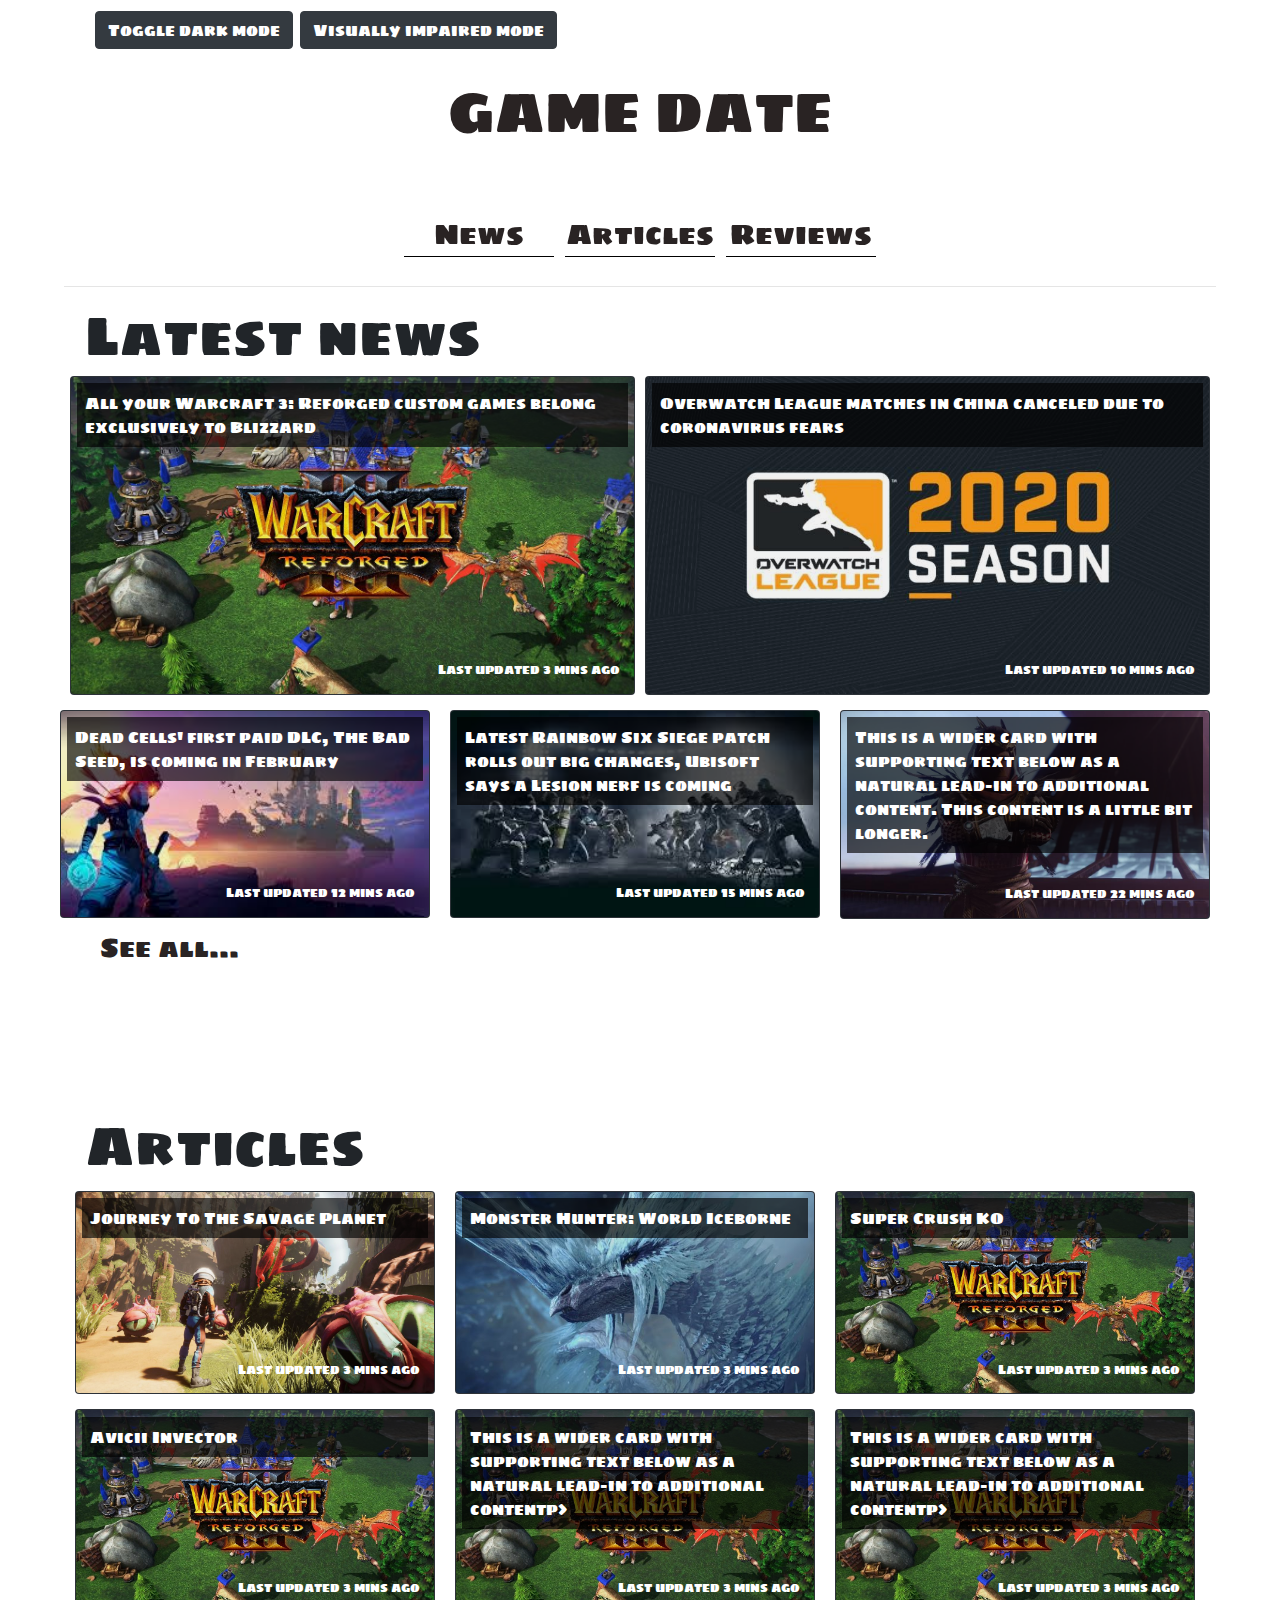
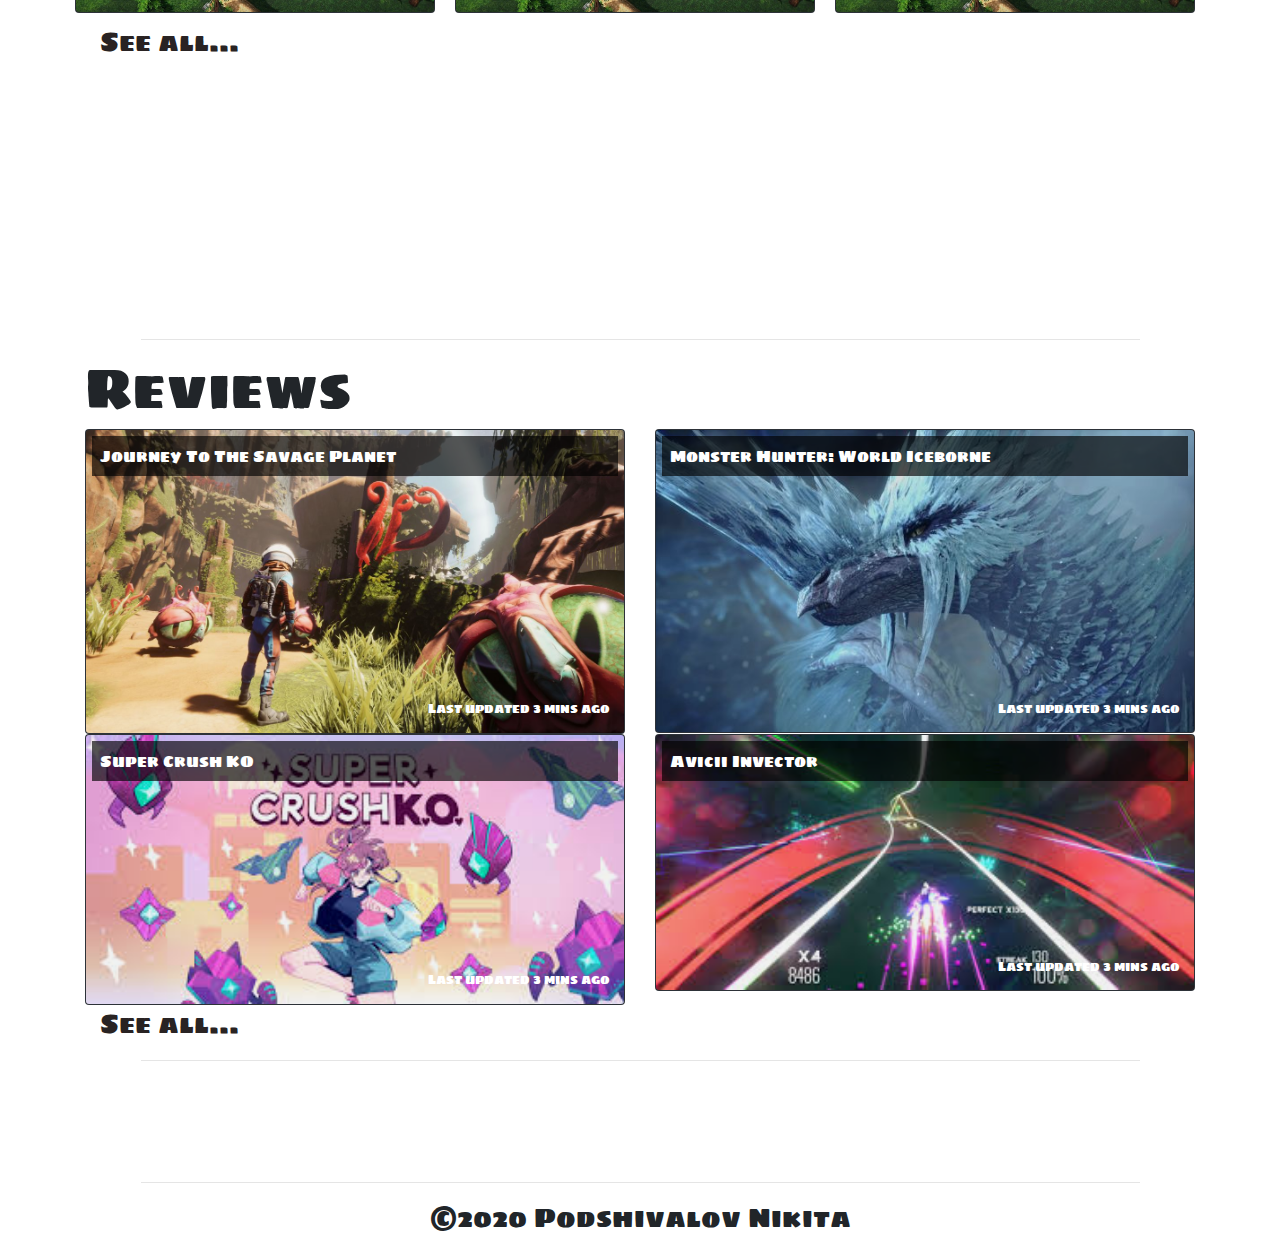
<file: index.html>
<!DOCTYPE html>
<html lang="ru">

<head>
    <meta charset="UTF-8">
    <meta name="viewport" content="width=device-width, initial-scale=1.0">
    <meta http-equiv="X-UA-Compatible" content="ie=edge">
    <link rel="stylesheet" href="https://stackpath.bootstrapcdn.com/bootstrap/4.4.1/css/bootstrap.min.css" integrity="sha384-Vkoo8x4CGsO3+Hhxv8T/Q5PaXtkKtu6ug5TOeNV6gBiFeWPGFN9MuhOf23Q9Ifjh" crossorigin="anonymous">
    <link rel="stylesheet" href="css/StyleLiteTheme.css">
    <link href="https://fonts.googleapis.com/css?family=Sigmar+One&display=swap" rel="stylesheet">
    <link rel="stylesheet" href="https://maxcdn.bootstrapcdn.com/font-awesome/4.5.0/css/font-awesome.min.css">
    <title>Document</title>
</head>

<body>
    <a id="button"></a>
    <div class="preloader-area">
        <div class="preloader">
            <div></div>
            <div></div>
            <div></div>
        </div>
    </div>
    <!-- Шапка -->
    <header>
        <div class="container-sm">
            <div class="buttons">
                <button class="btn btn-dark" onclick="theme()">Toggle dark mode</button>
                <button class="btn btn-dark" onclick="version()">Visually impaired mode</button>

            </div>
        </div>
        </div>
        <div class="container-fluid-sm">
            <div class="name-site">
                <a href="#">
                    <h1 class="text-center hvr-rotate">GAME DATE</h1>
                </a>
            </div>
            <div class="navigation">
                <nav>
                    <ul>
                        <li><a href="#Section1" class="hvr-pop">News</a></li>
                        <li><a href="#Section2" class="hvr-pop">Articles</a></li>
                        <li><a href="#Section3" class="hvr-pop">Reviews</a></li>
                    </ul>
                </nav>
            </div>
        </div>
    </header>

    <!-- Контент-->

    <hr>

    <div class="container-sm">

        <div id="Section1" class="section">
            <h2 class="text-left">Latest news</h2>
            <div class="row-sm">
                <div class="row content-1">

                    <div class="col-sm-6">
                        <div class="card bg-dark text-white">
                            <img src="/img/news/1.jpg" class="card-img" alt="...">
                            <div class="card-img-overlay">
                                <p class="card-text">All your Warcraft 3: Reforged custom games belong exclusively to Blizzard</p>
                                <p class="card-text">Last updated 3 mins ago</p>
                            </div>
                        </div>
                    </div>

                    <div class="col-sm-6 last-sm-6">
                        <div class="card bg-dark text-white">
                            <img src="/img/news/2.jpg" class="card-img" alt="...">
                            <div class="card-img-overlay">
                                <p class="card-text">Overwatch League matches in China canceled due to coronavirus fears</p>
                                <p class="card-text">Last updated 10 mins ago</p>
                            </div>
                        </div>
                    </div>

                    <div class="row">
                        <div class="col-sm-4">
                            <div class="card bg-dark text-white">
                                <img src="/img/news/3.jpg" class="card-img" alt="...">
                                <div class="card-img-overlay">
                                    <p class="card-text">Dead Cells' first paid DLC, The Bad Seed, is coming in February</p>
                                    <p class="card-text">Last updated 12 mins ago</p>
                                </div>
                            </div>
                        </div>
                        <div class="col-sm-4">
                            <div class="card bg-dark text-white">
                                <img src="/img/news/4.jpg" class="card-img" alt="...">
                                <div class="card-img-overlay">
                                    <p class="card-text">Latest Rainbow Six Siege patch rolls out big changes, Ubisoft says a Lesion nerf is coming</p>
                                    <p class="card-text">Last updated 15 mins ago</p>
                                </div>
                            </div>
                        </div>
                        <div class="col-sm-4">
                            <div class="card bg-dark text-white">
                                <img src="/img/news/5.jpg" class="card-img" alt="...">
                                <div class="card-img-overlay">
                                    <p class="card-text">This is a wider card with supporting text below as a natural lead-in to additional content. This content is a little bit longer.</p>
                                    <p class="card-text">Last updated 22 mins ago</p>
                                </div>
                            </div>
                        </div>

                    </div>
                </div>


                <div class="row-sm">
                    <div class="col-sm">
                        <div class="seeall">
                            <a href="#" class="text-right">See all...</a>
                        </div>
                    </div>
                </div>
            </div>
        </div>

        <div id="Section2" class="section">
            <h2 class="text-left">Articles</h2>

            <div class="row">

                <div class="col-sm-4">
                    <a href="#">
                        <div class="card bg-dark text-white">
                            <img src="/img/reviews/2.jpg" class="card-img" alt="...">
                            <div class="card-img-overlay">
                                <p class="card-text">Journey To The Savage Planet</p>
                                <p class="card-text">Last updated 3 mins ago</p>
                            </div>
                        </div>
                    </a>
                </div>

                <div class="col-sm-4">
                    <a href="#">
                        <div class="card bg-dark text-white">
                            <img src="/img/reviews/1.jpg" class="card-img" alt="...">
                            <div class="card-img-overlay">
                                <p class="card-text">Monster Hunter: World Iceborne</p>
                                <p class="card-text">Last updated 3 mins ago</p>
                            </div>
                        </div>
                    </a>
                </div>

                <div class="col-sm-4">
                    <a href="#">
                        <div class="card bg-dark text-white">
                            <img src="/img/news/1.jpg" class="card-img" alt="...">
                            <div class="card-img-overlay">
                                <p class="card-text">Super Crush KO</p>
                                <p class="card-text">Last updated 3 mins ago</p>
                            </div>
                        </div>
                    </a>
                </div>

                <div class="col-sm-4">
                    <a href="#">
                        <div class="card bg-dark text-white">
                            <img src="/img/news/1.jpg" class="card-img" alt="...">
                            <div class="card-img-overlay">
                                <p class="card-text">Avicii Invector</p>
                                <p class="card-text">Last updated 3 mins ago</p>
                            </div>
                        </div>
                    </a>
                </div>

                <div class="col-sm-4">
                    <a href="#">
                        <div class="card bg-dark text-white">
                            <img src="/img/news/1.jpg" class="card-img" alt="...">
                            <div class="card-img-overlay">
                                <p class="card-text">This is a wider card with supporting text below as a natural lead-in to additional contentp>
                                    <p class="card-text">Last updated 3 mins ago</p>
                            </div>
                        </div>
                    </a>
                </div>

                <div class="col-sm-4">
                    <a href="#">
                        <div class="card bg-dark text-white">
                            <img src="/img/news/1.jpg" class="card-img" alt="...">
                            <div class="card-img-overlay">
                                <p class="card-text">This is a wider card with supporting text below as a natural lead-in to additional contentp>
                                    <p class="card-text">Last updated 3 mins ago</p>
                            </div>
                        </div>
                    </a>
                </div>

            </div>


            <div class="row-sm">
                <div class="col-sm">
                    <div class="seeall">
                        <a href="#" class="text-right">See all...</a>
                    </div>
                </div>
            </div>
        </div>

        <hr/>

        <div id="Section3" class="section">
            <h2 class="text-left">Reviews</h2>
            <div class="row-sm reviews">
                <div class="row">
                    <div class="col-sm-6">
                        <a href="#">
                            <div class="card bg-dark text-white">
                                <img src="/img/reviews/2.jpg" class="card-img" alt="...">
                                <div class="card-img-overlay">
                                    <p class="card-text">Journey To The Savage Planet</p>
                                    <p class="card-text">Last updated 3 mins ago</p>
                                </div>
                            </div>
                        </a>
                    </div>

                    <div class="col-sm-6">
                        <a href="#">
                            <div class="card bg-dark text-white">
                                <img src="/img/reviews/1.jpg" class="card-img" alt="...">
                                <div class="card-img-overlay">
                                    <p class="card-text">Monster Hunter: World Iceborne</p>
                                    <p class="card-text">Last updated 3 mins ago</p>
                                </div>
                            </div>
                        </a>
                    </div>
                </div>

                <div class="row">

                    <div class="col-sm-6">
                        <a href="#">
                            <div class="card bg-dark text-white">
                                <img src="/img/reviews/3.jpg" class="card-img" alt="...">
                                <div class="card-img-overlay">
                                    <p class="card-text">Super Crush KO</p>
                                    <p class="card-text">Last updated 3 mins ago</p>
                                </div>
                            </div>
                        </a>
                    </div>

                    <div class="col-sm-6">
                        <a href="#">
                            <div class="card bg-dark text-white">
                                <img src="/img/reviews/4.jpg" class="card-img" alt="...">
                                <div class="card-img-overlay">
                                    <p class="card-text">Avicii Invector</p>
                                    <p class="card-text">Last updated 3 mins ago</p>
                                </div>
                            </div>
                        </a>
                    </div>
                </div>

                <div class="row-sm">
                    <div class="col-sm">
                        <div class="seeall">
                            <a href="#" class="text-right">See all...</a>
                        </div>
                    </div>
                </div>
            </div>



            <hr/>


        </div>

        <hr>

        <footer>
            <div class="container-sm">
                <p class="text-center">&copy;2020 Podshivalov Nikita</p>
            </div>
        </footer>

        <!-- Подключения скриптов -->
        <script src="https://code.jquery.com/jquery-3.4.1.slim.min.js" integrity="sha384-J6qa4849blE2+poT4WnyKhv5vZF5SrPo0iEjwBvKU7imGFAV0wwj1yYfoRSJoZ+n" crossorigin="anonymous"></script>
        <script src="https://cdn.jsdelivr.net/npm/popper.js@1.16.0/dist/umd/popper.min.js" integrity="sha384-Q6E9RHvbIyZFJoft+2mJbHaEWldlvI9IOYy5n3zV9zzTtmI3UksdQRVvoxMfooAo" crossorigin="anonymous"></script>
        <script src="https://stackpath.bootstrapcdn.com/bootstrap/4.4.1/js/bootstrap.min.js" integrity="sha384-wfSDF2E50Y2D1uUdj0O3uMBJnjuUD4Ih7YwaYd1iqfktj0Uod8GCExl3Og8ifwB6" crossorigin="anonymous"></script>
        <script src="https://code.jquery.com/jquery-3.4.1.min.js"></script>
        <script>
            $(document).ready(function() {
                $('a[href^="#"').on('click', function() {
                    var href = $(this).attr("href");
                    $("html, body").animate({
                        scrollTop: $(href).offset().top
                    });
                    return false;
                });
            });


            function theme() {
                var element1 = document.body;
                var element2 = document.querySelectorAll("a");
                element2.forEach(element => {
                    element.classList.toggle("dark-mode")
                });
                element1.classList.toggle("dark-mode");

                var element3 = document.querySelectorAll("hr");
                element3.forEach(element => {
                    element.classList.toggle("white-hr")
                });
                var element4 = document.getElementsByClassName("name-site")
            };

            function version() {
                document.body.classList.toggle("version-mode");
                var element2 = document.querySelectorAll("a");
                element2.forEach(element => {
                    element.classList.toggle("version-mode-a")
                });
                var element3 = document.querySelectorAll("p");
                element3.forEach(element => {
                    element.classList.toggle("version-mode-p")
                });
                var element1 = document.querySelectorAll("h1");
                element1.forEach(element => {
                    element.classList.toggle("version-mode")
                });
            }

            window.onload = function() {
                document.body.classList.add('loaded_hiding');
                window.setTimeout(function() {
                    document.body.classList.add('loaded');
                    document.body.classList.remove('loaded_hiding');
                }, 500);
            }



            var btn = $('#button');

            $(window).scroll(function() {
                if ($(window).scrollTop() > 300) {
                    btn.addClass('show');
                } else {
                    btn.removeClass('show');
                }
            });

            btn.on('click', function(e) {
                e.preventDefault();
                $('html, body').animate({
                    scrollTop: 0
                }, '300');
            });
        </script>
</body>

</html>
</file>
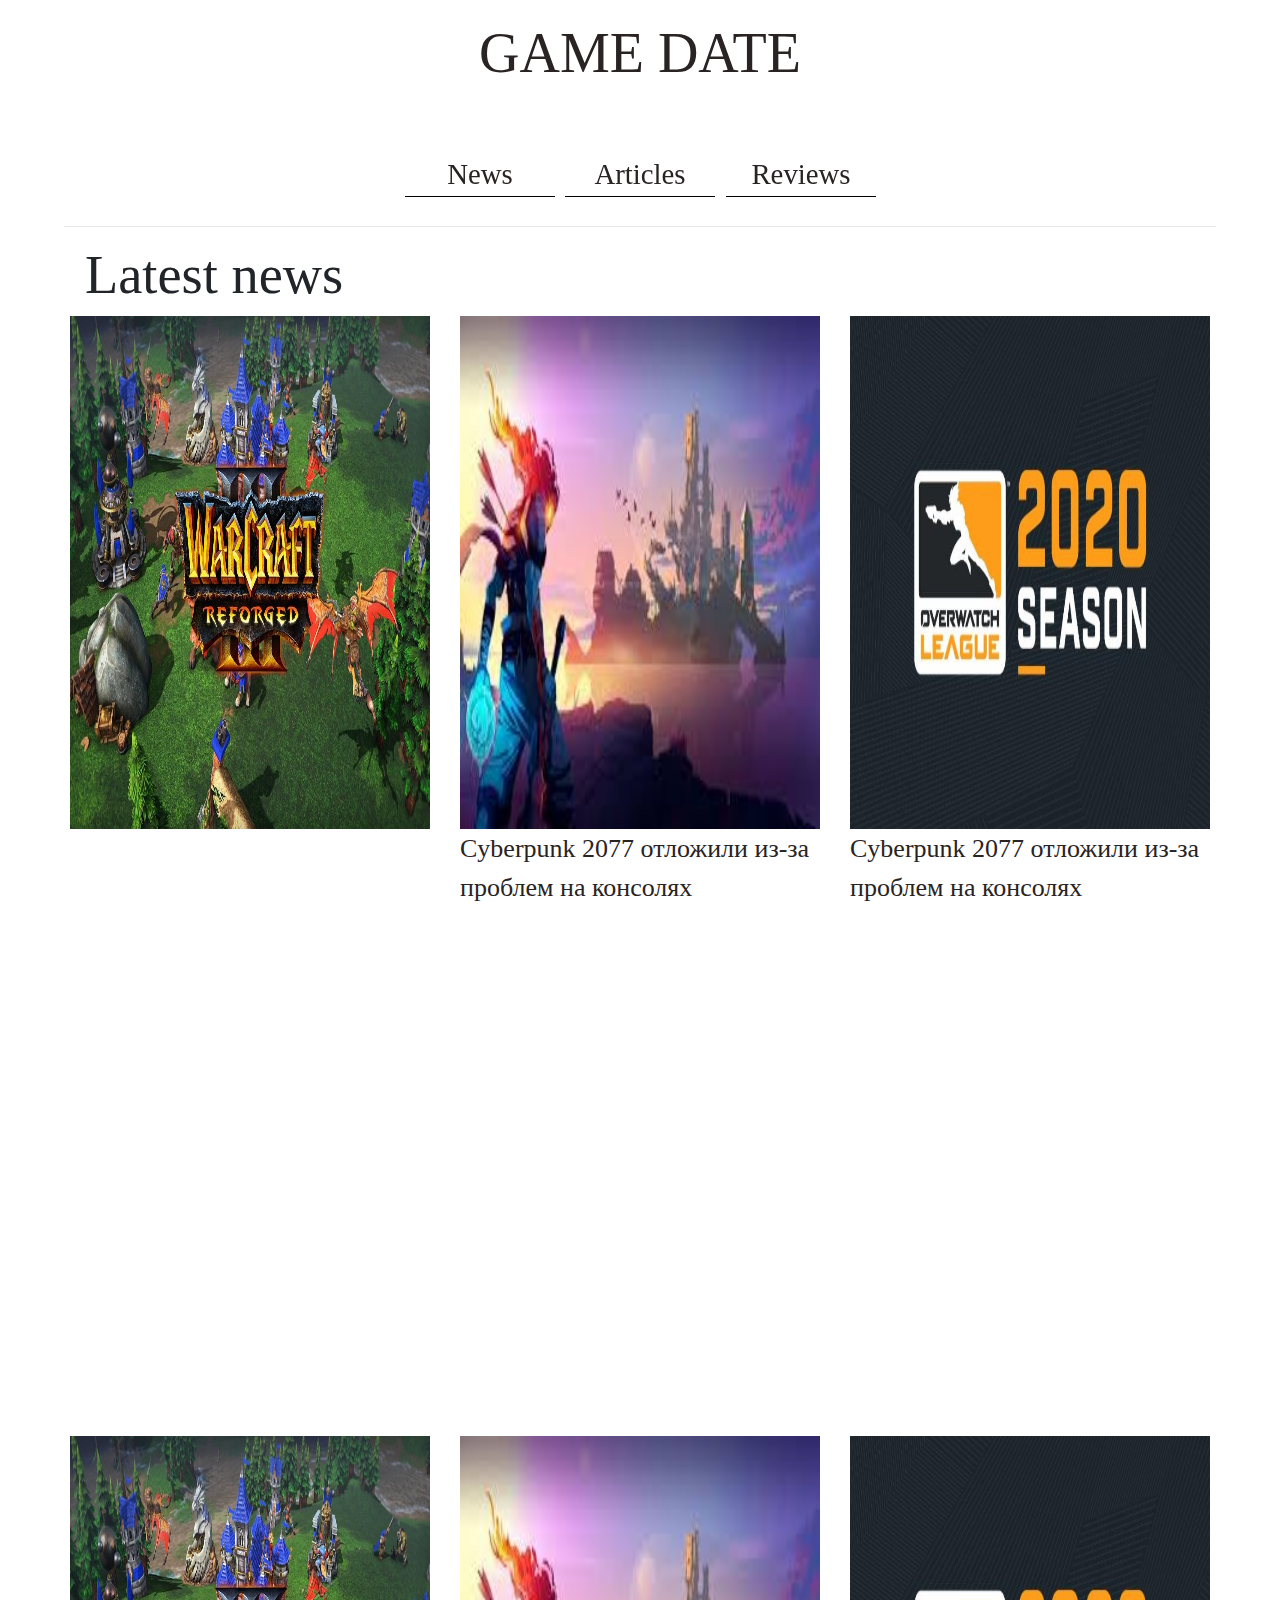
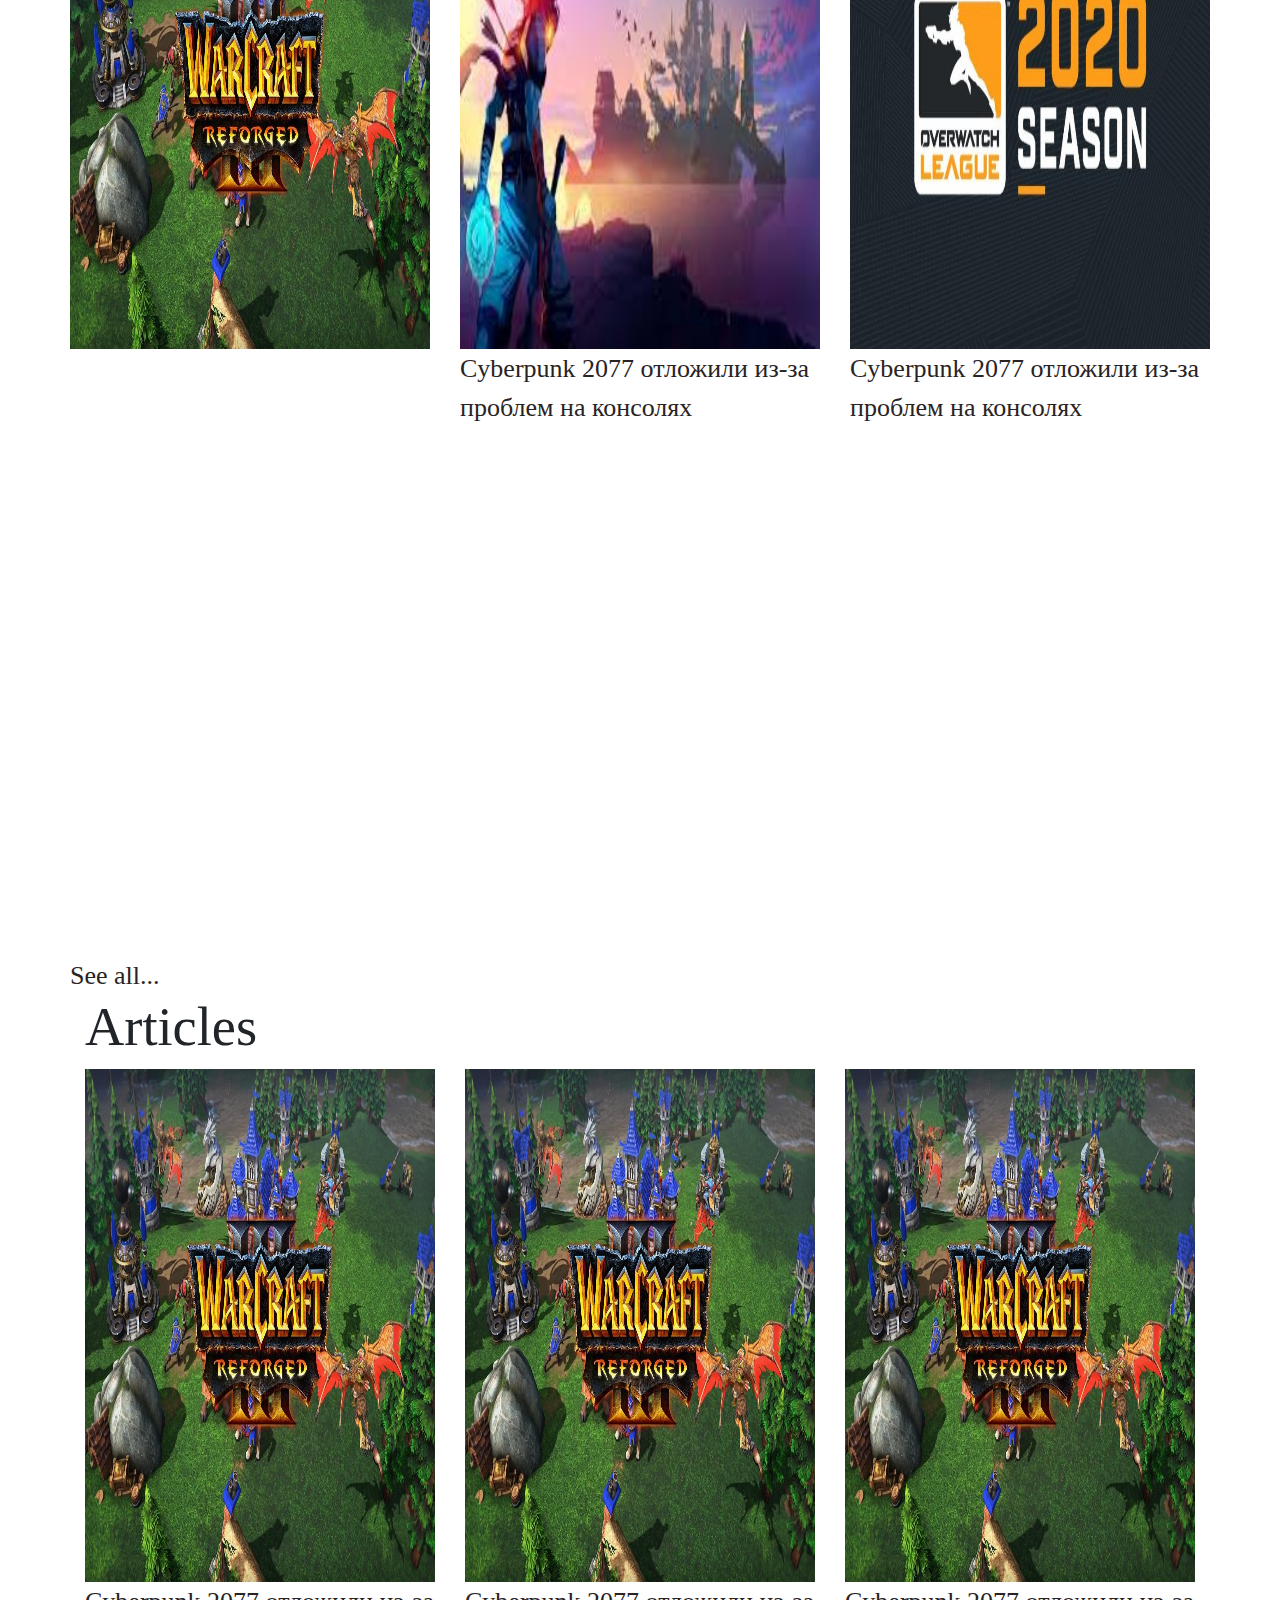
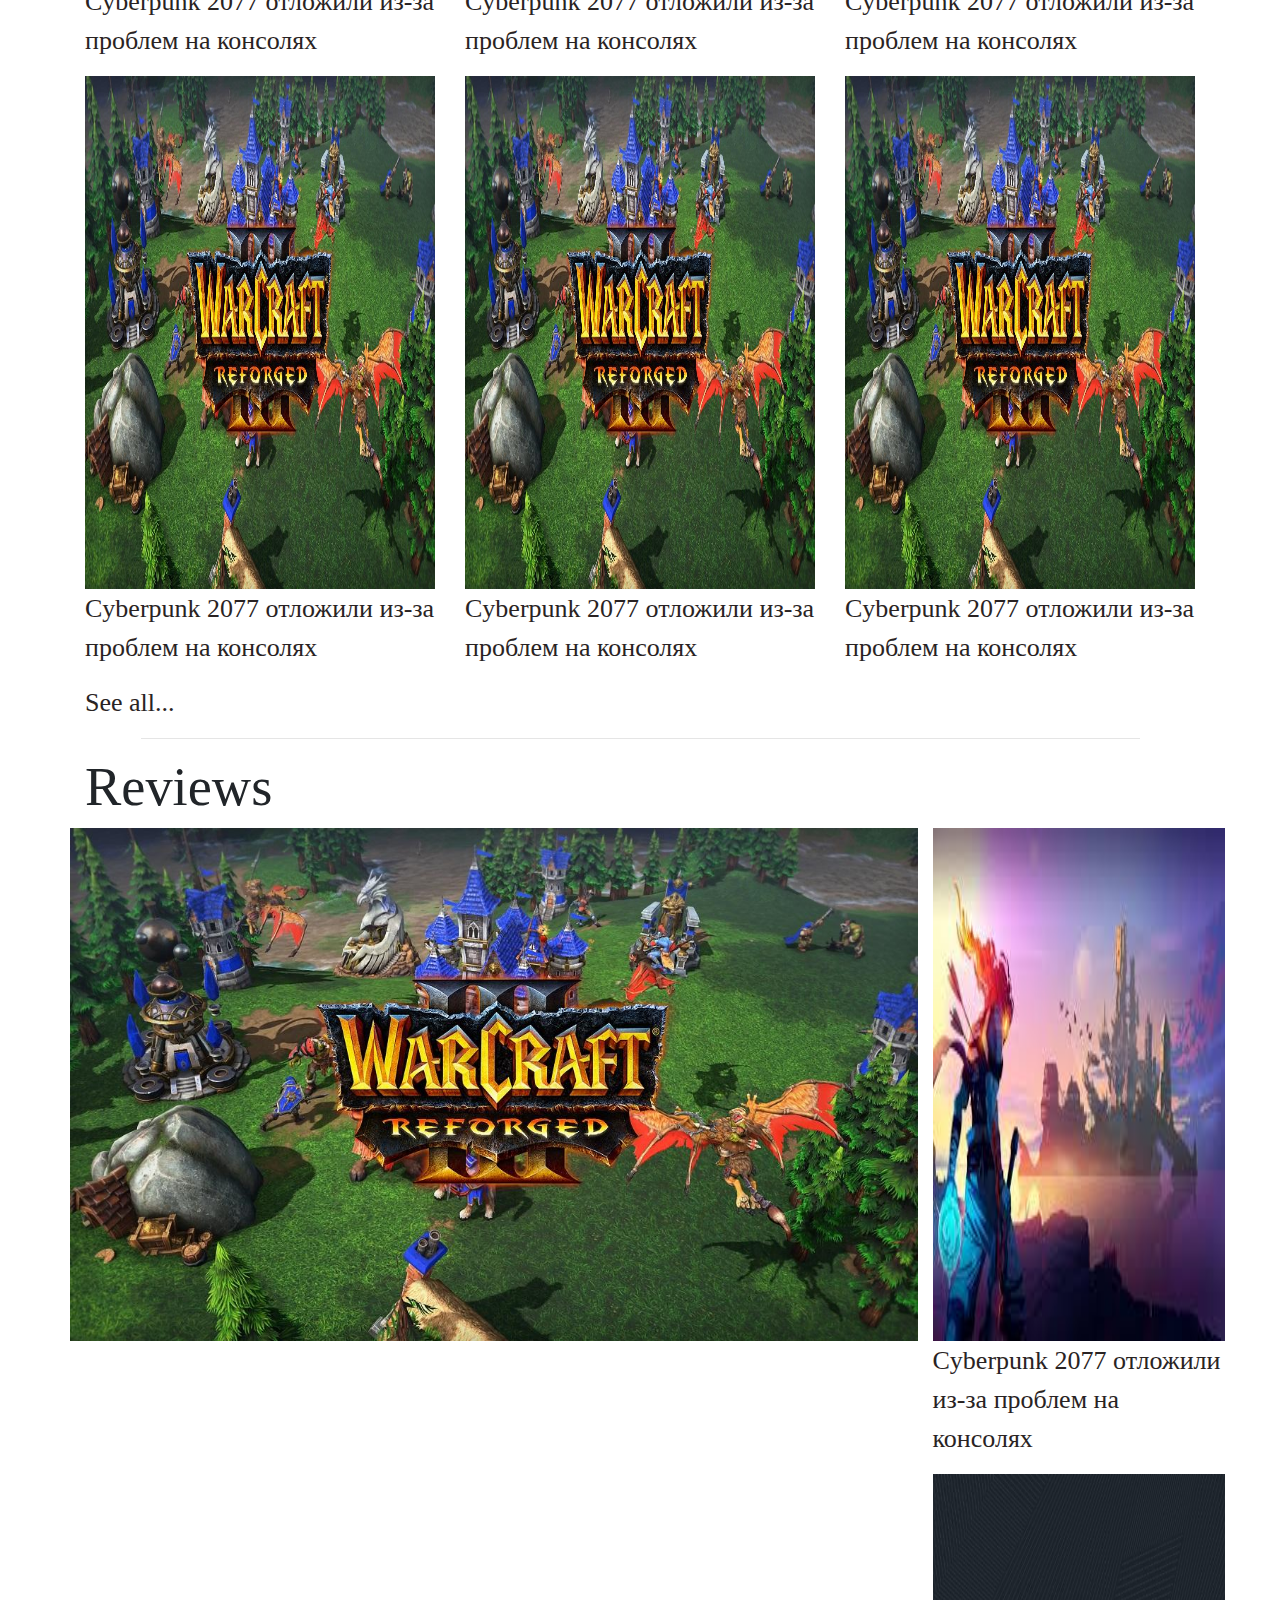
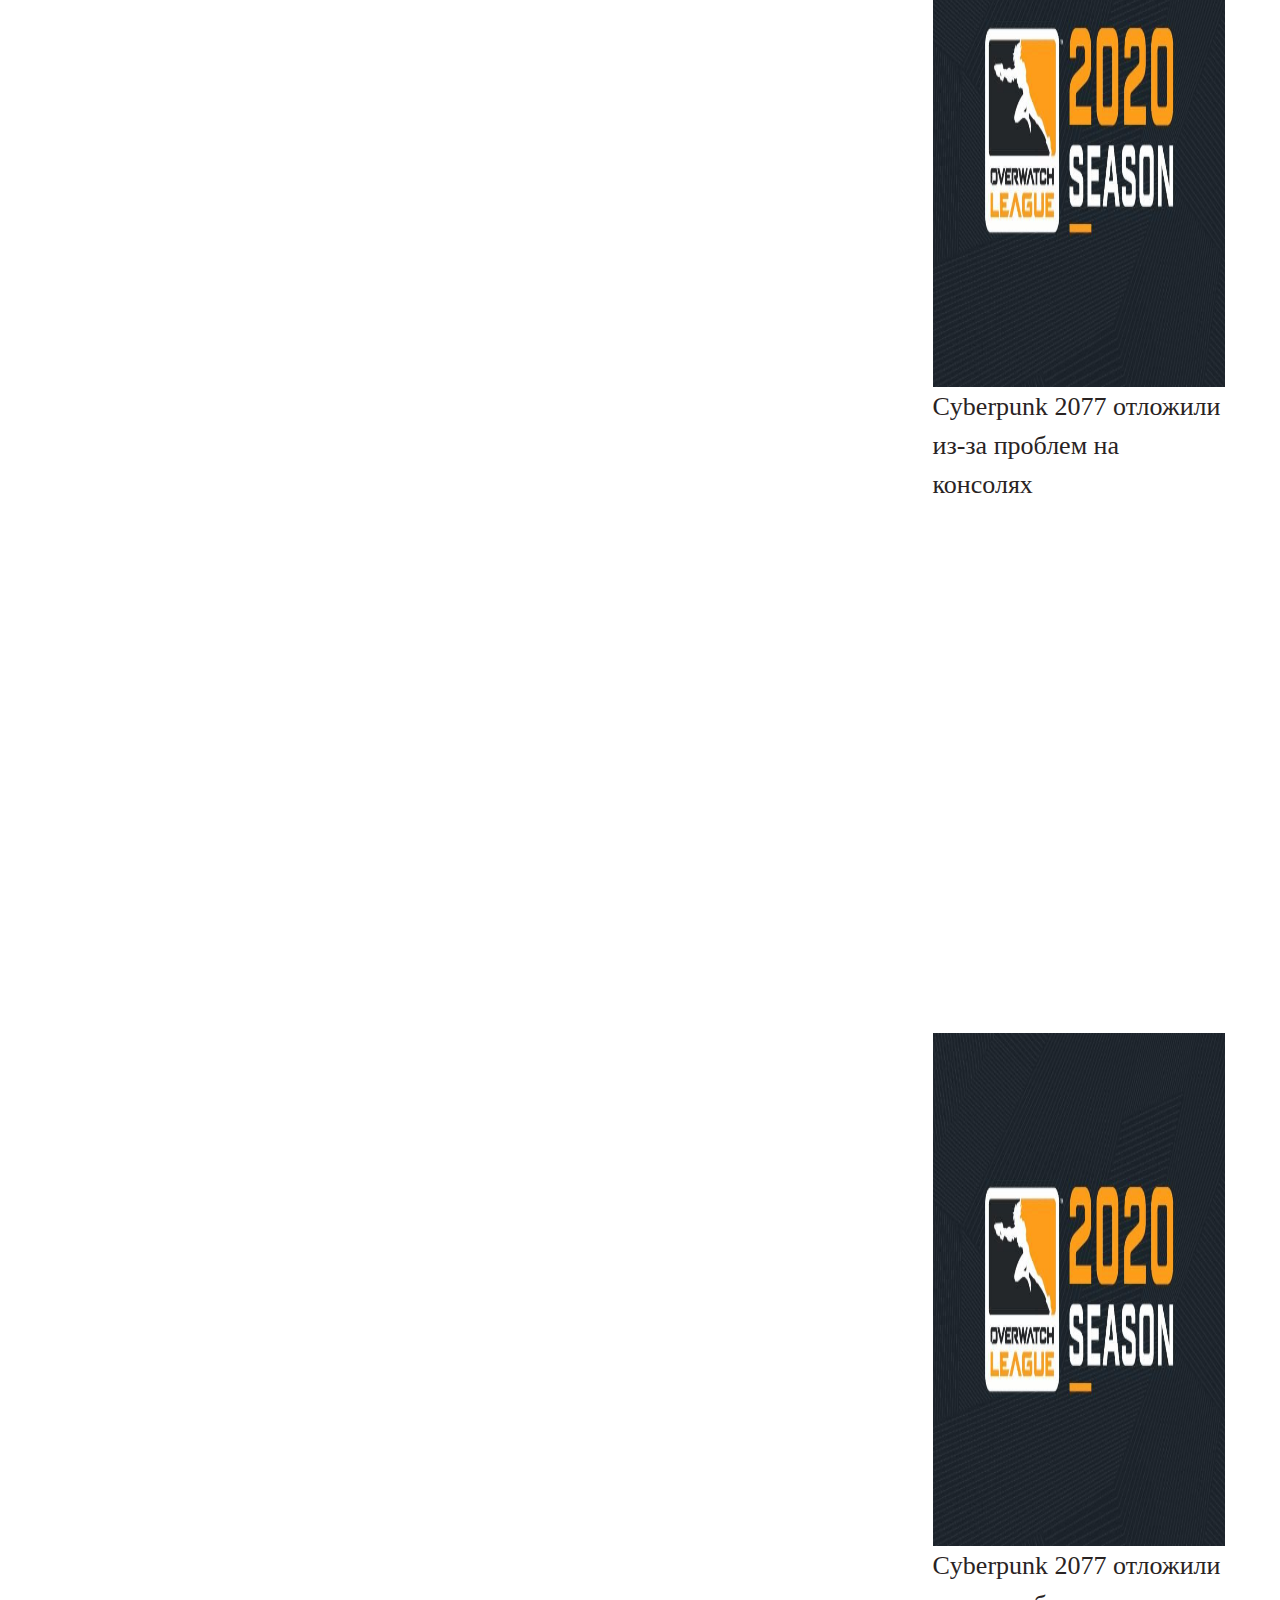
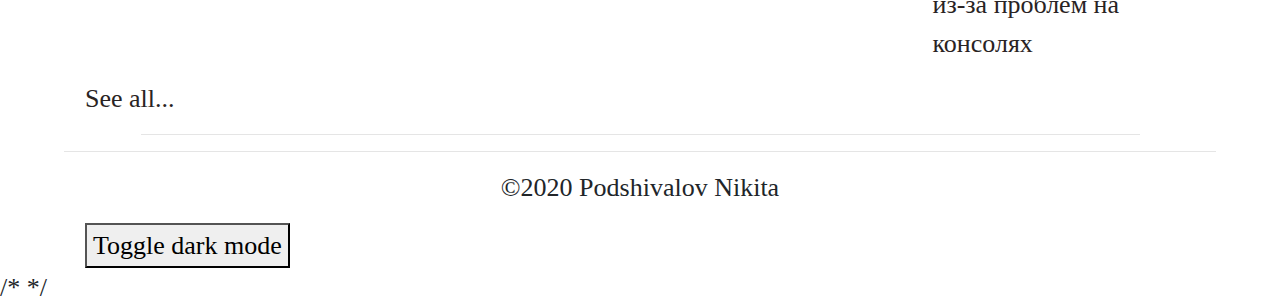
<file: html/index.html>
<!DOCTYPE html>
<html lang="ru">
<head>
    <meta charset="UTF-8">
    <meta name="viewport" content="width=device-width, initial-scale=1.0">
    <meta http-equiv="X-UA-Compatible" content="ie=edge">
    <link rel="stylesheet" 
    href="https://stackpath.bootstrapcdn.com/bootstrap/4.4.1/css/bootstrap.min.css"
    integrity="sha384-Vkoo8x4CGsO3+Hhxv8T/Q5PaXtkKtu6ug5TOeNV6gBiFeWPGFN9MuhOf23Q9Ifjh" 
    crossorigin="anonymous">
    <link rel="stylesheet" href="../css/StyleLiteTheme.css">

    <title>Document</title>
</head>
<body>
    <!-- Шапка -->
    <header>
        <div class="container">
            <div class="name-site">
                <a href="#"><h1 class="text-center hvr-rotate">GAME DATE</h1></a>
            </div>
            <div class="navigation">
                <nav>
                    <ul>
                       <li><a href="#Section1" class="hvr-pop">News</a></li>
                       <li><a href="#Section2" class="hvr-pop">Articles</a></li>
                       <li><a href="#Section3" class="hvr-pop">Reviews</a></li>
                    </ul>
                </nav>
            </div>
        </div>
    </header>

    <!-- Контент-->

    <hr>

    <div class="container">

        <div id="Section1" class="section">
            <h2 class="text-left">Latest news</h2>
            <div class="row content">
                <div class="row">
                    <div class="col-4">
                        <div class="news-content">
                            <a href="#">
                                <img class="img-fluid" src="../img/news/1.jpg" alt="">
                            </a>
                        </div>
                    </div>



                    <div class="col-4">
                            <div class="news-content-small">
                                <a href="#">
                                    <img src="../img/news/3.jpg" alt="" class="img-fluid">
                                    <p>Cyberpunk 2077 отложили из-за проблем на консолях</p> 
                                </a>
                            </div>   
                    </div>
                    <div class="col-4">                            
                            <div class="news-content-small">
                                    <a href="#">
                                        <img src="../img/news/2.jpg" alt="" class="img-fluid">
                                        <p>Cyberpunk 2077 отложили из-за проблем на консолях</p> 
                                        <div class="layer img-fluid"></div>
                                    </a>                                
                            </div>
                        </div> 
                </div>

                <div class="row">
                    <div class="col-4">
                        <div class="news-content">
                            <a href="#">
                                <img class="img-fluid" src="../img/news/1.jpg" alt="">
                            </a>
                        </div>
                    </div>



                    <div class="col-4">
                            <div class="news-content-small">
                                <a href="#">
                                    <img src="../img/news/3.jpg" alt="" class="img-fluid">
                                    <p>Cyberpunk 2077 отложили из-за проблем на консолях</p> 
                                </a>
                            </div>   
                    </div>
                    <div class="col-4">                            
                            <div class="news-content-small">
                                    <a href="#">
                                        <img src="../img/news/2.jpg" alt="" class="img-fluid">
                                        <p>Cyberpunk 2077 отложили из-за проблем на консолях</p> 
                                        <div class="layer img-fluid"></div>
                                    </a>                                
                            </div>
                        </div> 
                </div>


                <div class="row">
                    <div class="col">
                        <div class="seeall">
                            <a href="#" class="text-right">See all...</a>
                        </div>
                    </div>
                </div>
            </div>
        </div>

        <div id="Section2" class="section">
            <h2 class="text-left">Articles</h2>
            <div class="row content-2">
                <div class="col-4">
                    <div class="news-content">
                        <a href="#">
                            <img class="img-fluid" src="../img/news/1.jpg" alt="">
                            <p>Cyberpunk 2077 отложили из-за проблем на консолях</p> 
                        </a>
                    </div>
                </div>
                <div class="col-4">
                    <div class="news-content">
                        <a href="#">
                            <img class="img-fluid" src="../img/news/1.jpg" alt="">
                            <p>Cyberpunk 2077 отложили из-за проблем на консолях</p> 
                        </a>
                    </div>
                </div>
                <div class="col-4">
                    <div class="news-content">
                        <a href="#">
                            <img class="img-fluid" src="../img/news/1.jpg" alt="">
                            <p>Cyberpunk 2077 отложили из-за проблем на консолях</p> 
                        </a>
                    </div>
                </div>
            </div>
            <div class="row content-2">
                <div class="col-4">
                    <div class="news-content">
                        <a href="#">
                            <img class="img-fluid" src="../img/news/1.jpg" alt="">
                            <p>Cyberpunk 2077 отложили из-за проблем на консолях</p> 
                        </a>
                    </div>
                </div>
                <div class="col-4">
                    <div class="news-content">
                        <a href="#">
                            <img class="img-fluid" src="../img/news/1.jpg" alt="">
                            <p>Cyberpunk 2077 отложили из-за проблем на консолях</p> 
                        </a>
                    </div>
                </div>
                <div class="col-4">
                    <div class="news-content">
                        <a href="#">
                            <img class="img-fluid" src="../img/news/1.jpg" alt="">
                            <p>Cyberpunk 2077 отложили из-за проблем на консолях</p> 
                        </a>
                    </div>
                </div>
            </div>


            <div class="row">
                <div class="col">
                    <div class="seeall">
                        <a href="#" class="text-right">See all...</a>
                    </div>
                </div>
            </div>
        </div>

        <hr/>

        <div id="Section3" class="section">
            <h2 class="text-left">Reviews</h2>
            <div class="row content">
                <div class="row">
                    <div class="col-9">
                        <div class="news-content">
                            <a href="#">
                                <img class="img-fluid" src="../img/news/1.jpg" alt="">
                            </a>
                        </div>
                    </div>
                    <div class="col">
                        <div class="row">
                            <div class="news-content-small">
                                <a href="#">
                                    <img src="../img/news/3.jpg" alt="" class="img-fluid">
                                    <p>Cyberpunk 2077 отложили из-за проблем на консолях</p> 
                                </a>
                            </div>
                        </div>
                        <div class="row">
                                <div class="news-content-small">
                                    <a href="#">
                                        <img src="../img/news/2.jpg" alt="" class="img-fluid">
                                        <p>Cyberpunk 2077 отложили из-за проблем на консолях</p> 
                                        <div class="layer img-fluid"></div>
                                    </a>                                
                            </div>
                        </div>
                        <div class="row">
                            <div class="news-content-small">
                                <a href="#">
                                    <img src="../img/news/2.jpg" alt="" class="img-fluid">
                                    <p>Cyberpunk 2077 отложили из-за проблем на консолях</p>                                    </p>
                                </a>
                            </div>
                        </div>
                    </div>
                </div>
            </div>

            <div class="row">
                <div class="col">
                    <div class="seeall">
                        <a href="#" class="text-right">See all...</a>
                    </div>
                </div>
            </div>
        </div>

        

        <hr/>


    </div>

    <hr>

    <footer>
       <div class="container">
        <p class="text-center">&copy;2020 Podshivalov Nikita</p>
        <button onclick="myFunction()">Toggle dark mode</button>
       </div>
    </footer>

    <!-- Подключения скриптов -->
    <script src="https://code.jquery.com/jquery-3.4.1.slim.min.js" 
     integrity="sha384-J6qa4849blE2+poT4WnyKhv5vZF5SrPo0iEjwBvKU7imGFAV0wwj1yYfoRSJoZ+n" 
     crossorigin="anonymous"></script>
    <script src="https://cdn.jsdelivr.net/npm/popper.js@1.16.0/dist/umd/popper.min.js"
     integrity="sha384-Q6E9RHvbIyZFJoft+2mJbHaEWldlvI9IOYy5n3zV9zzTtmI3UksdQRVvoxMfooAo" 
     crossorigin="anonymous"></script>
    <script src="https://stackpath.bootstrapcdn.com/bootstrap/4.4.1/js/bootstrap.min.js"
     integrity="sha384-wfSDF2E50Y2D1uUdj0O3uMBJnjuUD4Ih7YwaYd1iqfktj0Uod8GCExl3Og8ifwB6"
     crossorigin="anonymous"></script>
    <script src="https://code.jquery.com/jquery-3.4.1.min.js"></script>
    <script>
        $(document).ready(function(){
            $('a[href^="#"').on('click', function() {
                var href = $(this).attr("href");
                $("html, body").animate({
                    scrollTop : $(href).offset().top
                });
                return false;
            });
        });


        function myFunction() {
        var element1 = document.body;
        var element2 = document.getElementsByTagName("a");
        element1.classList.toggle("dark-mode");
        element2.classList.toggle("dark-mode");
        };
    </script>
</body>
</html>

/*

*/
</file>
<file: css/StyleLiteTheme.css>
/* Доп Задание сделать тёмную тему */

body {
    font-size: 26px;
    font-family: 'Sigmar One', cursive;
}

a {
    color: rgb(41, 35, 35);
}

a:hover {
    text-decoration: none;
    color: rgb(255, 51, 0);
}

header {
    position: relative;
}

.name-site h1 {
    padding: 20px;
    font-size: 3.5rem !important;
}

hr {
    width: 90%;
}

.navigation nav>ul {
    text-align: center;
    margin: 0;
    padding: 0;
}

.navigation nav>ul>li {
    position: relative;
    list-style: none;
    display: inline-block;
    border-bottom: 1px solid black;
    width: 150px;
    text-align: center;
    margin: 2px;
    transition: .5s;
    height: 80px;
    font-size: 2rem;
    padding-left: 15px;
    padding-right: 15px;
}

.navigation nav>ul>li>a {
    font-size: 1.8rem;
}

.img-fluid {
    height: 513px;
}

.navigation nav>ul>li>a {
    position: absolute;
    left: 0;
    right: 0;
    bottom: 0;
}

.section {
    min-height: 90vh;
}

.section-2 {
    padding: 0;
}

.section h2 {
    font-size: 3.4rem;
}

.reviews>.row-sm:first-child {
    margin-bottom: 20px;
}

.card-img-overlay>p:first-child {
    position: absolute;
    top: 0.4rem;
    right: 0.4rem;
    left: 0.4rem;
    background-color: rgba(0, 0, 0, .65);
    font-size: 1rem;
    padding: 0.5rem;
    transition: .5s;
}

.card-img-overlay>p:last-child {
    font-size: 0.8rem;
    padding: 0.5rem;
    position: absolute;
    bottom: 0.4rem;
    right: 0.4rem;
}

.card-img-overlay:hover {
    background-color: rgba(0, 0, 0, .65);
    transition: .5s;
}

.card-img-overlay {
    background-color: rgba(0, 0, 0, .05);
    transition: .5s;
    padding: 0rem;
}

.col-sm-4 {
    padding-bottom: 10px;
    padding-left: 5px;
    padding-top: 5px;
}

.content-1>.col-sm-6:first-child {
    padding-right: 5px;
    padding-top: 0;
    padding-left: 0;
    padding-bottom: 10px;
}

.last-sm-6 {
    padding-left: 5px;
    padding-top: 0;
    padding-right: 0;
    padding-bottom: 10px;
}


/* Кнопки навигации */

@-webkit-keyframes hvr-pop {
    50% {
        -webkit-transform: scale(1.2);
        transform: scale(1.2);
    }
}

@keyframes hvr-pop {
    50% {
        -webkit-transform: scale(1.2);
        transform: scale(1.2);
    }
}

.hvr-pop {
    display: inline-block;
    vertical-align: middle;
    -webkit-transform: perspective(1px) translateZ(0);
    transform: perspective(1px) translateZ(0);
    box-shadow: 0 0 1px rgba(0, 0, 0, 0);
}

.hvr-pop:hover,
.hvr-pop:focus,
.hvr-pop:active {
    -webkit-animation-name: hvr-pop;
    animation-name: hvr-pop;
    -webkit-animation-duration: 0.3s;
    animation-duration: 0.3s;
    -webkit-animation-timing-function: linear;
    animation-timing-function: linear;
    -webkit-animation-iteration-count: 1;
    animation-iteration-count: 1;
}


/* Название сайта */

.hvr-rotate {
    vertical-align: middle;
    -webkit-transform: perspective(1px) translateZ(0);
    transform: perspective(1px) translateZ(0);
    box-shadow: 0 0 1px rgba(0, 0, 0, 0);
    -webkit-transition-duration: 0.3s;
    transition-duration: 0.3s;
    -webkit-transition-property: transform;
    transition-property: transform;
}

.hvr-rotate:hover,
.hvr-rotate:focus,
.hvr-rotate:active {
    -webkit-transform: rotate(4deg);
    transform: rotate(4deg);
}

.dark-mode {
    background-color: rgb(42, 42, 42);
    color: white;
}

.white-hr {
    background-color: white;
}

@media (max-width: 991.98px) {
    .card-img-overlay>p:first-child {
        position: absolute;
        top: 0.4rem;
        right: 0.4rem;
        left: 0.4rem;
        background-color: rgba(0, 0, 0, .15);
        font-size: 0.6rem;
        padding: 0.5rem;
        transition: .5s;
    }
}


/*Прелодер*/

.preloader {
    display: inline-block;
    position: relative;
    width: 80px;
    height: 80px;
    top: 50%;
    left: 50%;
}

.preloader div {
    display: inline-block;
    position: relative;
    left: 8px;
    width: 16px;
    background: rgb(0, 0, 0);
    animation: preloader 1.2s cubic-bezier(0, 0.5, 0.5, 1) infinite;
}

.preloader div:nth-child(1) {
    left: 8px;
    animation-delay: -0.24s;
}

.preloader div:nth-child(2) {
    left: 32px;
    animation-delay: -0.12s;
}

.preloader div:nth-child(3) {
    left: 56px;
    animation-delay: 0;
}

@keyframes preloader {
    0% {
        top: 8px;
        height: 64px;
    }
    50%,
    100% {
        top: 24px;
        height: 32px;
    }
}

.loaded_hiding .preloader-area .preloader {
    transition: 0.3s opacity;
    opacity: 0;
}

.loaded .preloader-area .preloader {
    display: none;
}

.loaded .preloader-area {
    display: none;
}

.preloader-area {
    position: fixed;
    left: 0;
    top: 0;
    right: 0;
    bottom: 0;
    background-color: white;
    overflow: hidden;
    z-index: 1001;
}

.version-mode {
    font-size: 1.5rem !important;
}

.version-mode-p {
    font-size: 1.2rem !important;
}

.version-mode-a {
    font-size: 1.9rem !important;
}

#button {
    display: inline-block;
    background-color: rgb(255, 51, 0);
    width: 50px;
    height: 50px;
    text-align: center;
    border-radius: 4px;
    position: fixed;
    bottom: 30px;
    right: 30px;
    transition: background-color .3s, opacity .5s, visibility .5s;
    opacity: 0;
    visibility: hidden;
    z-index: 1000;
}

#button::after {
    content: "\f077";
    font-family: FontAwesome;
    font-weight: normal;
    font-style: normal;
    font-size: 2em;
    line-height: 50px;
    color: #fff;
}

#button:hover {
    cursor: pointer;
    background-color: #333;
}

#button:active {
    background-color: #555;
}

#button.show {
    opacity: 1;
    visibility: visible;
}

.buttons {
    margin: 10px;
}
</file>
